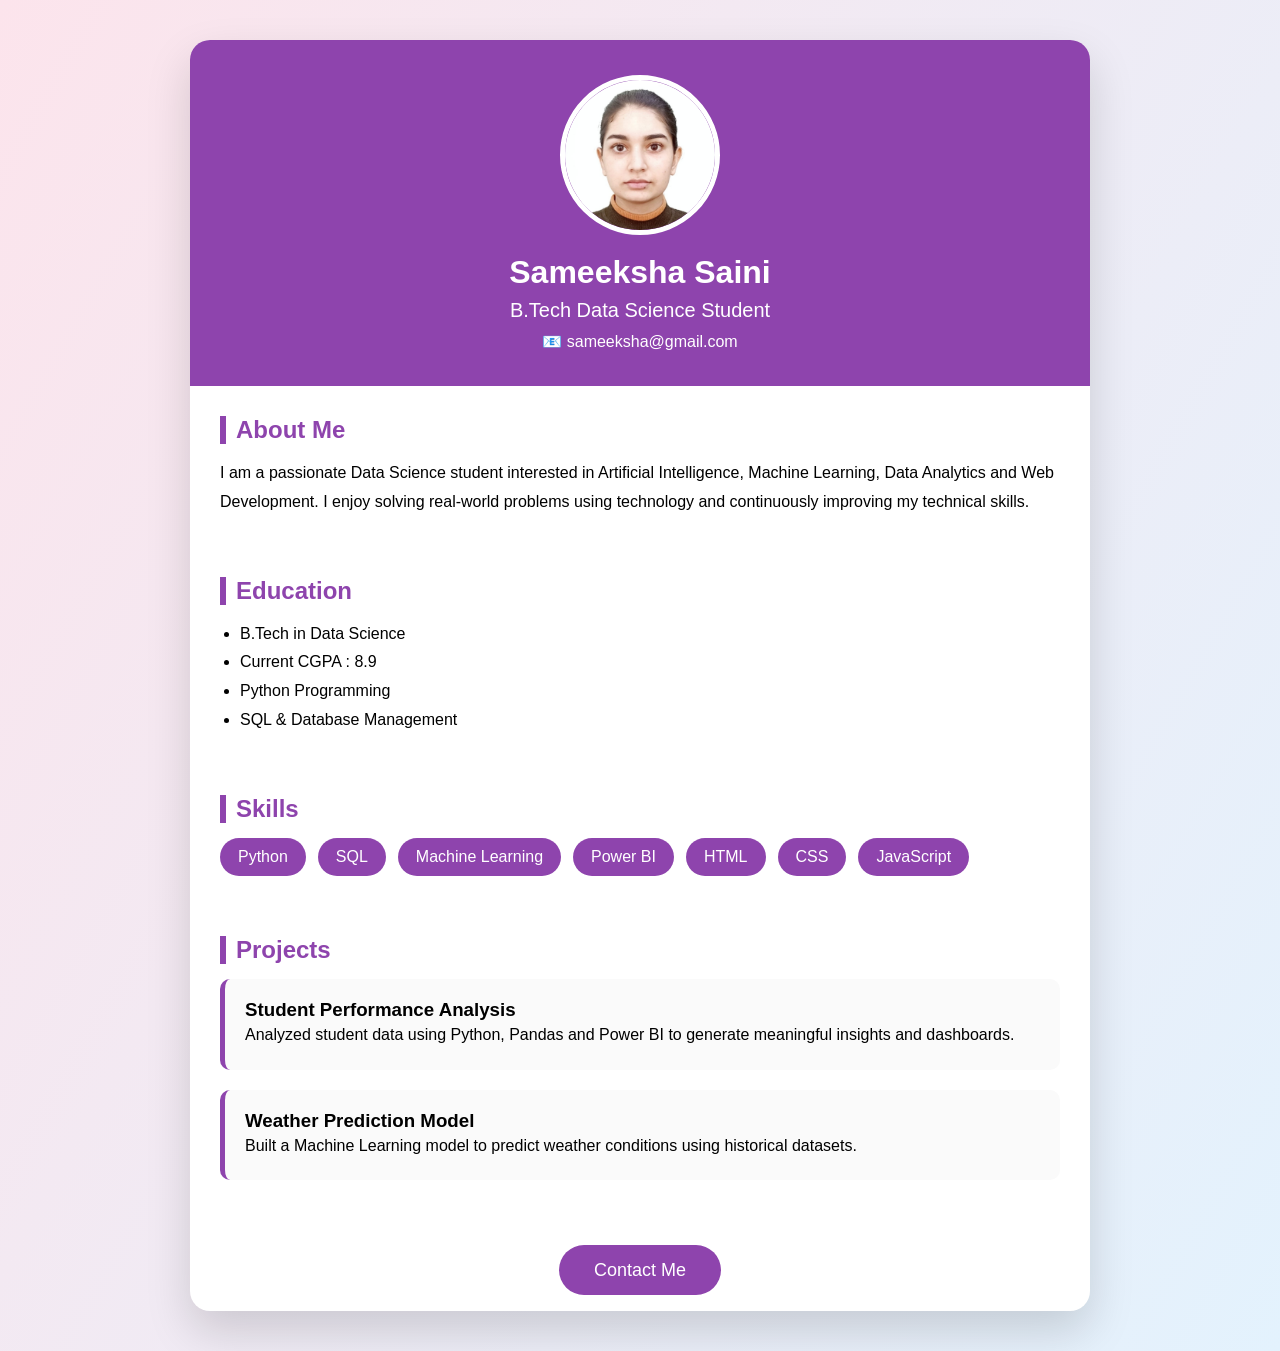
<file: 25ESKCX103/Day 1/index.html>
<!DOCTYPE html>
<html lang="en">
<head>
    <meta charset="UTF-8">
    <meta name="viewport" content="width=device-width, initial-scale=1.0">
    <title>Sameeksha Saini | Portfolio</title>
    <link rel="stylesheet" href="style.css">
</head>
<body>

<div class="portfolio">

    <div class="hero">

        <img src="sameeksha.png" alt="Sameeksha Saini">

        <h1>Sameeksha Saini</h1>

        <p class="branch">B.Tech Data Science Student</p>

        <p class="email">
            📧 sameeksha@gmail.com
        </p>

    </div>

    <section>

        <h2>About Me</h2>

        <p>
            I am a passionate Data Science student interested in Artificial
            Intelligence, Machine Learning, Data Analytics and Web Development.
            I enjoy solving real-world problems using technology and continuously
            improving my technical skills.
        </p>

    </section>

    <section>

        <h2>Education</h2>

        <ul>
            <li>B.Tech in Data Science</li>
            <li>Current CGPA : 8.9</li>
            <li>Python Programming</li>
            <li>SQL & Database Management</li>
        </ul>

    </section>

    <section>

        <h2>Skills</h2>

        <div class="skills">

            <span>Python</span>
            <span>SQL</span>
            <span>Machine Learning</span>
            <span>Power BI</span>
            <span>HTML</span>
            <span>CSS</span>
            <span>JavaScript</span>

        </div>

    </section>

    <section>

        <h2>Projects</h2>

        <div class="card">

            <h3>Student Performance Analysis</h3>

            <p>
                Analyzed student data using Python, Pandas and Power BI to
                generate meaningful insights and dashboards.
            </p>

        </div>

        <div class="card">

            <h3>Weather Prediction Model</h3>

            <p>
                Built a Machine Learning model to predict weather conditions
                using historical datasets.
            </p>

        </div>

    </section>

    <div class="button">

        <a href="contact.html">Contact Me</a>

    </div>

</div>

</body>
</html>
</file>
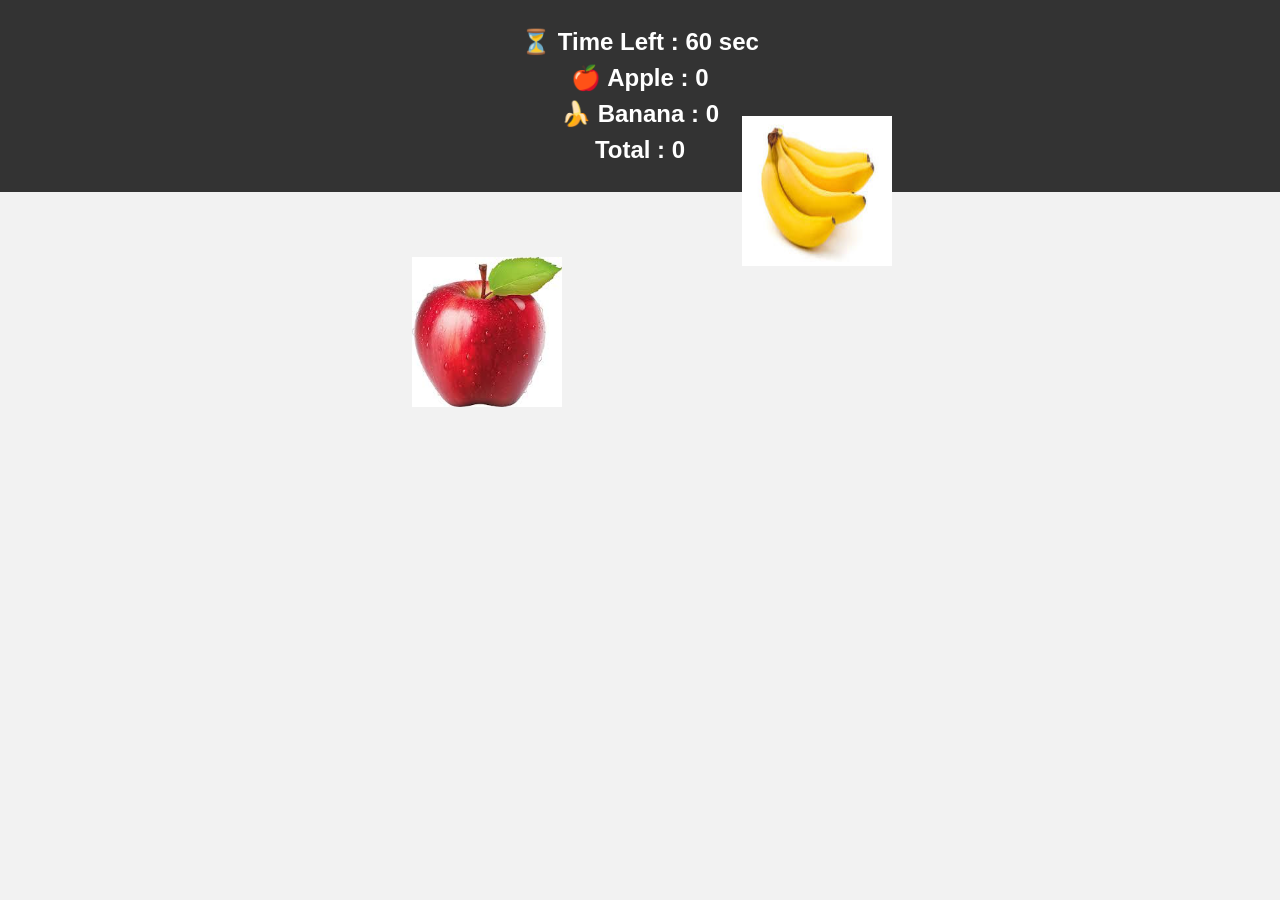
<file: 25ESKCX103/Day 4/index.html>
<!DOCTYPE html>
<html lang="en">
<head>
<meta charset="UTF-8">
<meta name="viewport" content="width=device-width, initial-scale=1.0">
<title>Apple Banana Click Game</title>
<link rel="stylesheet" href="style.css">
</head>
<body>

<div class="scoreBoard">

    <h2>⏳ Time Left :
        <span id="timer">60</span> sec
    </h2>

    <h2>🍎 Apple :
        <span id="appleScore">0</span>
    </h2>

    <h2>🍌 Banana :
        <span id="bananaScore">0</span>
    </h2>

    <h2>Total :
        <span id="totalScore">0</span>
    </h2>

</div>


<img src="apple.jpg.jpeg" id="apple" onclick="clickImage('apple',this)">

<img src="banana.jpg.jpeg" id="banana" onclick="clickImage('banana',this)">



<div id="gameOver">

    <h1>🎮 Game Over</h1>

    <h2 id="result"></h2>

    <button onclick="location.reload()">
        Restart Game
    </button>

</div>



<script>

let apple = 0;
let banana = 0;
let time = 60;
let gameRunning = true;


// Random Position Function
function randomPosition(img){

    let x = Math.random()*(window.innerWidth-170);

    let y = Math.random()*(window.innerHeight-220);

    img.style.left = x + "px";
    img.style.top = y + "px";

}


// Initial Position
randomPosition(document.getElementById("apple"));
randomPosition(document.getElementById("banana"));




// Timer

let timer = setInterval(function(){

    time--;

    document.getElementById("timer").innerText = time;

    if(time==0){

        clearInterval(timer);

        gameRunning = false;

        document.getElementById("apple").style.display="none";
        document.getElementById("banana").style.display="none";

        document.getElementById("gameOver").style.display="block";

        document.getElementById("result").innerHTML =
        "Apple Score : " + apple +
        "<br><br>" +
        "Banana Score : " + banana +
        "<br><br>" +
        "Total Score : " + (apple+banana);

    }

},1000);




// Click Function

function clickImage(type,img){

    if(!gameRunning)
        return;

    if(type=="apple"){

        apple++;

        document.getElementById("appleScore").innerText = apple;

    }

    else{

        banana++;

        document.getElementById("bananaScore").innerText = banana;

    }

    document.getElementById("totalScore").innerText = apple + banana;

    randomPosition(img);

}

</script>

</body>
</html>
</file>
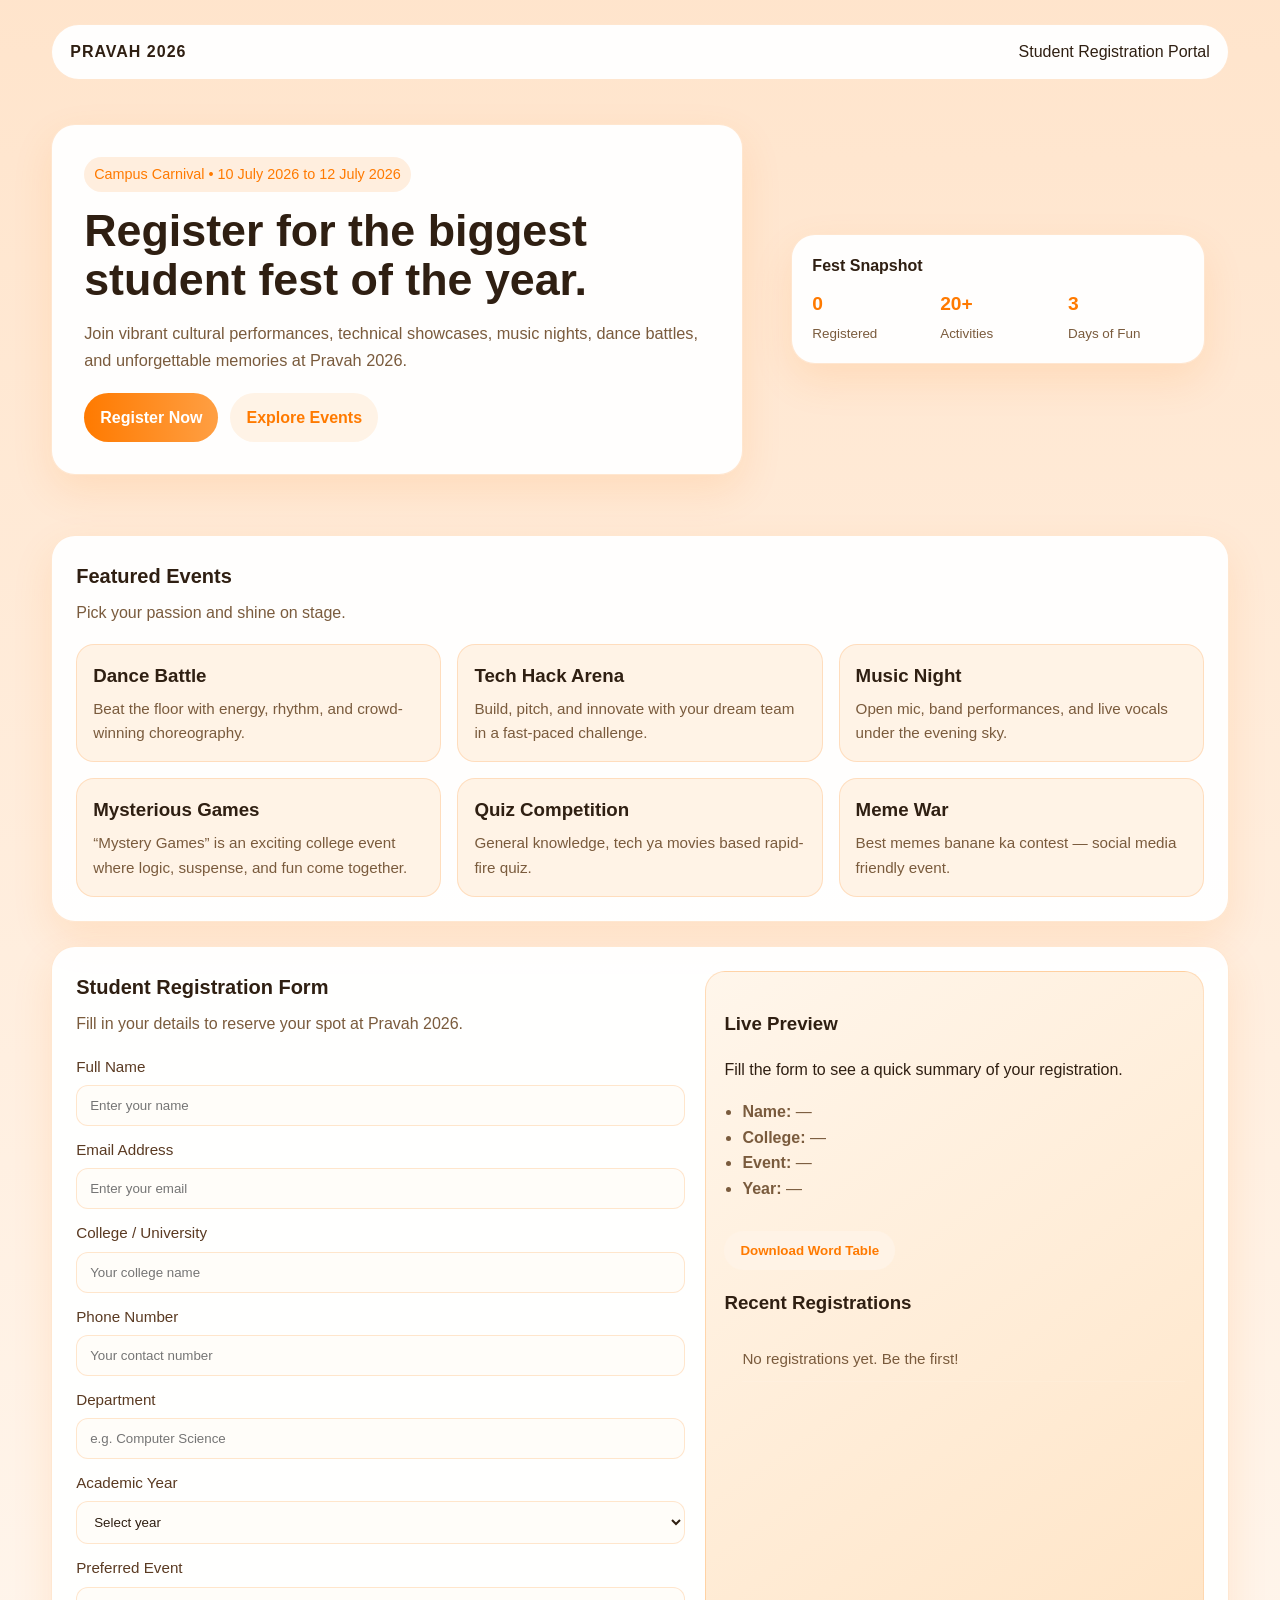
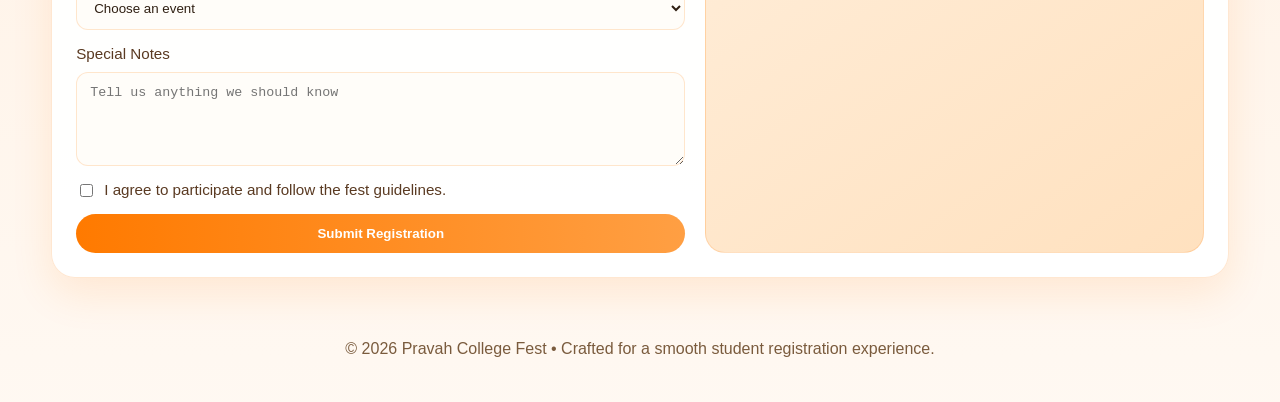
<file: 25ESKCX103/Day 5/index.html>
<!DOCTYPE html>
<html lang="en">
<head>
  <meta charset="UTF-8" />
  <meta name="viewport" content="width=device-width, initial-scale=1.0" />
  <title>Pravah 2026 | Fest Registration</title>
  <style>
    :root {
      --bg: #fff7ef;
      --panel: #ffffff;
      --card: #fff3e6;
      --text: #2f1f12;
      --muted: #7a5b3d;
      --accent: #ff7a00;
      --accent-2: #ff9f43;
      --border: rgba(255,122,0,0.18);
    }

    * { box-sizing: border-box; }
    body {
      margin: 0;
      font-family: "Segoe UI", Tahoma, Geneva, Verdana, sans-serif;
      background:
        linear-gradient(rgba(255,122,0,0.2), rgba(255,247,239,0.82)),
        url('https://images.unsplash.com/photo-1511578314322-379afb476865?auto=format&fit=crop&w=1600&q=80') center/cover no-repeat fixed;
      color: var(--text);
      line-height: 1.6;
      min-height: 100vh;
    }

    a { color: inherit; text-decoration: none; }

    .container {
      width: min(1200px, 92vw);
      margin: 0 auto;
    }

    header {
      padding: 24px 0 8px;
    }

    .nav {
      display: flex;
      justify-content: space-between;
      align-items: center;
      background: rgba(255,255,255,0.95);
      padding: 14px 18px;
      border: 1px solid var(--border);
      border-radius: 999px;
      backdrop-filter: blur(8px);
      position: sticky;
    }

    .brand { font-weight: 800; letter-spacing: 1px; }

    .hero {
      display: grid;
      grid-template-columns: 1.2fr 0.8fr;
      gap: 24px;
      padding: 36px 0 24px;
      align-items: center;
    }

    .hero-card, .panel, .stats-card {
      background: rgba(255,255,255,0.95);
      border: 1px solid var(--border);
      border-radius: 24px;
      box-shadow: 0 16px 40px rgba(255,122,0,0.12);
    }

    .hero-card {
      padding: 32px;
    }

    .eyebrow {
      display: inline-block;
      background: rgba(255,122,0,0.12);
      color: var(--accent);
      padding: 6px 10px;
      border-radius: 999px;
      font-size: 0.9rem;
      margin-bottom: 14px;
    }

    h1 {
      font-size: clamp(2rem, 3.5vw, 3.2rem);
      margin: 0 0 12px;
      line-height: 1.1;
    }

    .hero p { color: var(--muted); font-size: 1.02rem; }

    .hero-actions {
      margin-top: 20px;
      display: flex;
      gap: 12px;
      flex-wrap: wrap;
    }

    .btn {
      border: none;
      padding: 12px 16px;
      border-radius: 999px;
      font-weight: 700;
      cursor: pointer;
      transition: transform 0.2s ease, box-shadow 0.2s ease;
    }

    .btn:hover { transform: translateY(-2px); }
    .btn-primary { background: linear-gradient(90deg, var(--accent), #ff9f43); color: white; }
    .btn-secondary { background: #fff3e6; color: var(--accent); }

    .hero-side {
      padding: 24px;
      display: flex;
      flex-direction: column;
      gap: 14px;
    }

    .stats-card {
      padding: 18px 20px;
    }

    .stats-grid {
      display: grid;
      grid-template-columns: repeat(3, 1fr);
      gap: 12px;
      margin-top: 10px;
    }

    .stat strong { display: block; font-size: 1.2rem; color: var(--accent); }
    .stat span { color: var(--muted); font-size: 0.84rem; }

    main { padding: 12px 0 38px; }

    .section {
      margin-top: 24px;
      padding: 24px;
    }

    .section-title { margin: 0 0 8px; font-size: 1.25rem; }
    .section-subtitle { margin: 0 0 18px; color: var(--muted); }

    .events-grid {
      display: grid;
      grid-template-columns: repeat(3, 1fr);
      gap: 16px;
    }

    .event-card {
      background: var(--card);
      border: 1px solid var(--border);
      border-radius: 18px;
      padding: 16px;
    }

    .event-card h3 { margin: 0 0 6px; }
    .event-card p { margin: 0; color: var(--muted); font-size: 0.95rem; }

    .form-grid {
      display: grid;
      grid-template-columns: 1.1fr 0.9fr;
      gap: 20px;
    }

    form { display: grid; gap: 12px; }
    .field { display: flex; flex-direction: column; gap: 6px; }

    label { font-size: 0.95rem; color: #5a3a22; }
    input, select, textarea {
      width: 100%;
      padding: 12px 13px;
      border-radius: 12px;
      border: 1px solid var(--border);
      background: #fffdf9;
      color: var(--text);
      outline: none;
    }

    textarea { resize: vertical; min-height: 94px; }

    .inline { display: flex; align-items: center; gap: 8px; color: var(--muted); }
    .inline input { width: auto; }

    .message {
      padding: 12px 14px;
      border-radius: 12px;
      display: none;
      margin-top: 4px;
    }

    .message.success { background: rgba(255,122,0,0.12); color: #8a3d00; border: 1px solid rgba(255,122,0,0.25); }
    .message.error { background: rgba(255, 122, 0, 0.16); color: #a34a00; border: 1px solid rgba(255, 122, 0, 0.25); }

    .preview {
      background: linear-gradient(145deg, #fff6eb, #ffe1bf);
      border: 1px solid var(--border);
      border-radius: 20px;
      padding: 18px;
      min-height: 100%;
    }

    .preview ul { padding-left: 18px; color: var(--muted); }
    .mini-list { list-style: none; padding: 0; margin: 10px 0 0; }
    .mini-list li {
      padding: 10px 0;
      border-bottom: 1px solid rgba(255,255,255,0.08);
      color: var(--muted);
      font-size: 0.95rem;
    }

    footer {
      padding: 20px 0 40px;
      color: var(--muted);
      text-align: center;
    }

    @media (max-width: 900px) {
      .hero, .form-grid, .events-grid { grid-template-columns: 1fr; }
      .hero-side { order: -1; }
    }

    @media (max-width: 600px) {
      .nav { border-radius: 18px; flex-direction: column; gap: 8px; }
      .stats-grid { grid-template-columns: 1fr; }
      .hero-card, .section { padding: 18px; }
    }
  </style>
</head>
<body>
  <header class="container">
    <nav class="nav">
      <div class="brand">PRAVAH 2026</div>
      <div>Student Registration Portal</div>
    </nav>
  </header>

  <section class="container hero">
    <div class="hero-card">
      <span class="eyebrow">Campus Carnival • 10 July 2026 to 12 July 2026</span>
      <h1>Register for the biggest student fest of the year.</h1>
      <p>Join vibrant cultural performances, technical showcases, music nights, dance battles, and unforgettable memories at Pravah 2026.</p>
      <div class="hero-actions">
        <a href="#register" class="btn btn-primary">Register Now</a>
        <a href="#events" class="btn btn-secondary">Explore Events</a>
      </div>
    </div>

    <div class="hero-side">
      <div class="stats-card">
        <strong>Fest Snapshot</strong>
        <div class="stats-grid">
          <div class="stat"><strong id="count-registered">0</strong><span>Registered</span></div>
          <div class="stat"><strong>20+</strong><span>Activities</span></div>
          <div class="stat"><strong>3</strong><span>Days of Fun</span></div>
        </div>
      </div>
    </div>
  </section>

  <main class="container">
    <section id="events" class="panel section">
      <h2 class="section-title">Featured Events</h2>
      <p class="section-subtitle">Pick your passion and shine on stage.</p>
      <div class="events-grid">
        <div class="event-card">
          <h3>Dance Battle</h3>
          <p>Beat the floor with energy, rhythm, and crowd-winning choreography.</p>
        </div>
        <div class="event-card">
          <h3>Tech Hack Arena</h3>
          <p>Build, pitch, and innovate with your dream team in a fast-paced challenge.</p>
        </div>
        <div class="event-card">
          <h3>Music Night</h3>
          <p>Open mic, band performances, and live vocals under the evening sky.</p>
        </div>
        <div class="event-card">
          <h3>Mysterious Games</h3>
          <p>“Mystery Games” is an exciting college event where logic, suspense, and fun come together.</p>
        </div>
        <div class="event-card">
          <h3>Quiz Competition</h3>
          <p>General knowledge, tech ya movies based rapid-fire quiz.</p>
        </div>
        <div class="event-card">
          <h3>Meme War</h3>
          <p>Best memes banane ka contest — social media friendly event.</p>
        </div>
      </div>
    </section>

    <section id="register" class="panel section">
      <div class="form-grid">
        <div>
          <h2 class="section-title">Student Registration Form</h2>
          <p class="section-subtitle">Fill in your details to reserve your spot at Pravah 2026.</p>
          <form id="registrationForm">
            <div class="field">
              <label for="name">Full Name</label>
              <input id="name" name="name" placeholder="Enter your name" required />
            </div>
            <div class="field">
              <label for="email">Email Address</label>
              <input id="email" name="email" type="email" placeholder="Enter your email" required />
            </div>
            <div class="field">
              <label for="college">College / University</label>
              <input id="college" name="college" placeholder="Your college name" required />
            </div>
            <div class="field">
              <label for="phone">Phone Number</label>
              <input id="phone" name="phone" placeholder="Your contact number" required />
            </div>
            <div class="field">
              <label for="department">Department</label>
              <input id="department" name="department" placeholder="e.g. Computer Science" required />
            </div>
            <div class="field">
              <label for="year">Academic Year</label>
              <select id="year" name="year" required>
                <option value="">Select year</option>
                <option>1st Year</option>
                <option>2nd Year</option>
                <option>3rd Year</option>
                <option>4th Year</option>
                <option>PG</option>
              </select>
            </div>
            <div class="field">
              <label for="event">Preferred Event</label>
              <select id="event" name="event" required>
                <option value="">Choose an event</option>
                <option>Dance Battle</option>
                <option>Tech Hack Arena</option>
                <option>Music Night</option>
                <option>Debate Showdown</option>
                <option>Gaming Arena</option>
                <option>Mysterious Games</option>
                <option>Quiz Competition</option>
                <option>Meme War</option>
              </select>
            </div>
            <div class="field">
              <label for="notes">Special Notes</label>
              <textarea id="notes" name="notes" placeholder="Tell us anything we should know"></textarea>
            </div>
            <div class="inline">
              <input id="agree" name="agree" type="checkbox" required />
              <label for="agree">I agree to participate and follow the fest guidelines.</label>
            </div>
            <button type="submit" class="btn btn-primary">Submit Registration</button>
            <div id="message" class="message"></div>
          </form>
        </div>

        <aside class="preview">
          <h3>Live Preview</h3>
          <p id="previewText">Fill the form to see a quick summary of your registration.</p>
          <ul>
            <li><strong>Name:</strong> <span id="previewName">—</span></li>
            <li><strong>College:</strong> <span id="previewCollege">—</span></li>
            <li><strong>Event:</strong> <span id="previewEvent">—</span></li>
            <li><strong>Year:</strong> <span id="previewYear">—</span></li>
          </ul>
          <button type="button" id="downloadWordBtn" class="btn btn-secondary" style="margin-top: 14px;">Download Word Table</button>
          <h3 style="margin-top: 18px;">Recent Registrations</h3>
          <ul id="registrationsList" class="mini-list"></ul>
        </aside>
      </div>
    </section>
  </main>

  <footer class="container">
    © 2026 Pravah College Fest • Crafted for a smooth student registration experience.
  </footer>

  <script src="https://code.jquery.com/jquery-3.7.1.min.js"></script>
  <script>
    $(function () {
      const storageKey = 'pravah2026Registrations';
      let registrations = JSON.parse(localStorage.getItem(storageKey) || '[]');

      function renderRegistrations() {
        $('#count-registered').text(registrations.length);
        const list = $('#registrationsList');
        list.empty();

        if (!registrations.length) {
          list.append('<li>No registrations yet. Be the first!</li>');
          return;
        }

        registrations.slice(-5).reverse().each(function (_, student) {
          list.append(`<li>${student.name} • ${student.event}</li>`);
        });
      }

      function updatePreview() {
        $('#previewName').text($('#name').val() || '—');
        $('#previewCollege').text($('#college').val() || '—');
        $('#previewEvent').text($('#event').val() || '—');
        $('#previewYear').text($('#year').val() || '—');
        $('#previewText').text($('#name').val() ? `Ready to join ${$('#event').val() || 'your chosen event'}!` : 'Fill the form to see a quick summary of your registration.');
      }

      function exportToWord() {
        const rows = registrations.map((student, index) => `
          <tr>
            <td>${index + 1}</td>
            <td>${student.name}</td>
            <td>${student.email}</td>
            <td>${student.college}</td>
            <td>${student.phone}</td>
            <td>${student.department}</td>
            <td>${student.year}</td>
            <td>${student.event}</td>
          </tr>`).join('');

        const content = `
          <!DOCTYPE html>
          <html>
            <head>
              <meta charset="utf-8" />
              <title>Pravah 2026 Registration Report</title>
              <style>
                body { font-family: Arial, sans-serif; }
                table { border-collapse: collapse; width: 100%; }
                th, td { border: 1px solid #000; padding: 6px; text-align: left; }
                th { background: #f2f2f2; }
              </style>
            </head>
            <body>
              <h2>Pravah 2026 Registration Report</h2>
              <table>
                <tr>
                  <th>S. No.</th>
                  <th>Name</th>
                  <th>Email</th>
                  <th>College</th>
                  <th>Phone</th>
                  <th>Department</th>
                  <th>Year</th>
                  <th>Event</th>
                </tr>
                ${rows}
              </table>
            </body>
          </html>`;

        const blob = new Blob(['\ufeff', content], { type: 'application/msword' });
        const url = URL.createObjectURL(blob);
        const link = document.createElement('a');
        link.href = url;
        link.download = 'pravah_2026_registrations.doc';
        link.click();
        URL.revokeObjectURL(url);
      }

      $('#registrationForm input, #registrationForm select, #registrationForm textarea').on('input change', updatePreview);
      $('#downloadWordBtn').on('click', exportToWord);

      $('#registrationForm').on('submit', function (e) {
        e.preventDefault();

        const name = $('#name').val().trim();
        const email = $('#email').val().trim();
        const college = $('#college').val().trim();
        const phone = $('#phone').val().trim();
        const department = $('#department').val().trim();
        const year = $('#year').val();
        const event = $('#event').val();
        const agree = $('#agree').is(':checked');

        if (!name || !email || !college || !phone || !department || !year || !event || !agree) {
          $('#message').removeClass('success').addClass('error').text('Please complete all required fields and accept the guidelines.').fadeIn();
          return;
        }

        const student = { name, email, college, phone, department, year, event };
        registrations.push(student);
        localStorage.setItem(storageKey, JSON.stringify(registrations));
        renderRegistrations();
        exportToWord();

        $('#registrationForm')[0].reset();
        updatePreview();
        $('#message').removeClass('error').addClass('success').text(`Registration successful, ${name}! Your spot for ${event} is confirmed.`).fadeIn();
      });

      renderRegistrations();
      updatePreview();
    });
  </script>
</body>
</html>
</file>
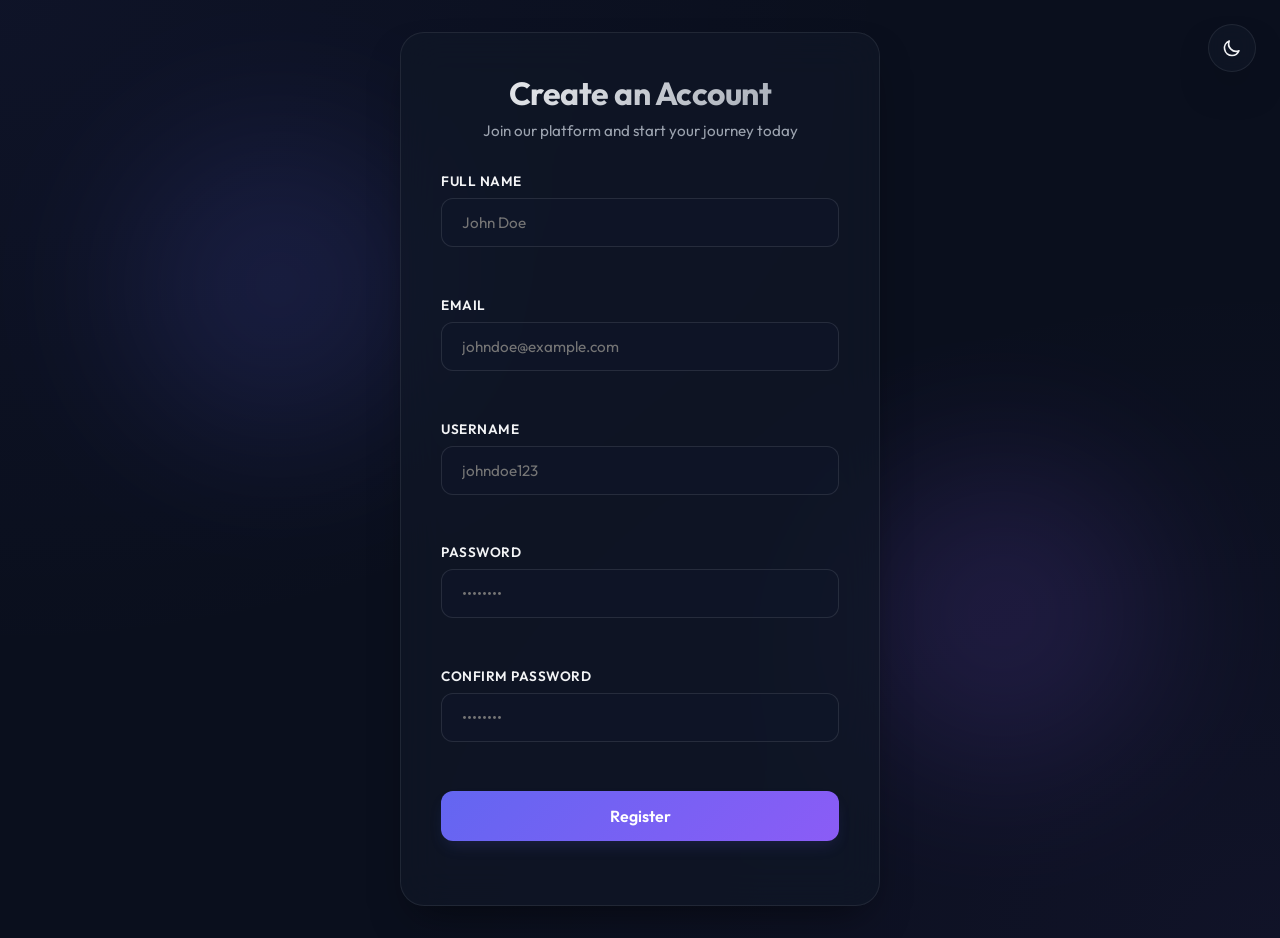
<file: 25ESKCX103/Day 9/RegistrationForm/index.html>
<!DOCTYPE html>
<html lang="en" data-theme="dark">
<head>
    <meta charset="UTF-8">
    <meta name="viewport" content="width=device-width, initial-scale=1.0">
    <title>Create an Account | Registration Form</title>
    <!-- Premium Google Fonts -->
    <link rel="preconnect" href="https://fonts.googleapis.com">
    <link rel="preconnect" href="https://fonts.gstatic.com" crossorigin>
    <link href="https://fonts.googleapis.com/css2?family=Outfit:wght@300;400;500;600;700&display=swap" rel="stylesheet">
    <link rel="stylesheet" href="style.css">
</head>
<body>

<!-- Theme Selector -->
<button class="theme-toggle" id="themeToggle" aria-label="Toggle Theme">
    <svg class="sun-icon" xmlns="http://www.w3.org/2000/svg" fill="none" viewBox="0 0 24 24" stroke="currentColor">
        <path stroke-linecap="round" stroke-linejoin="round" stroke-width="2" d="M12 3v1m0 16v1m9-9h-1M4 12H3m15.364-6.364l-.707.707M6.343 17.657l-.707.707m0-12.728l.707.707m12.728 12.728l.707.707M12 8a4 4 0 100 8 4 4 0 000-8z" />
    </svg>
    <svg class="moon-icon" xmlns="http://www.w3.org/2000/svg" fill="none" viewBox="0 0 24 24" stroke="currentColor">
        <path stroke-linecap="round" stroke-linejoin="round" stroke-width="2" d="M20.354 15.354A9 9 0 018.646 3.646 9.003 9.003 0 0012 21a9.003 9.003 0 008.354-5.646z" />
    </svg>
</button>

<div class="container">
    <div class="form-card">
        <div class="form-header">
            <h2>Create an Account</h2>
            <p class="subtitle">Join our platform and start your journey today</p>
        </div>

        <form id="registerForm" action="register.php" method="POST" novalidate>

            <div class="form-group">
                <label for="fullname">Full Name</label>
                <div class="input-wrapper">
                    <input type="text" id="fullname" name="fullname" placeholder="John Doe">
                </div>
                <span class="error" id="fullnameError"></span>
            </div>

            <div class="form-group">
                <label for="email">Email</label>
                <div class="input-wrapper">
                    <input type="email" id="email" name="email" placeholder="johndoe@example.com">
                </div>
                <span class="error" id="emailError"></span>
            </div>

            <div class="form-group">
                <label for="username">Username</label>
                <div class="input-wrapper">
                    <input type="text" id="username" name="username" placeholder="johndoe123">
                </div>
                <span class="error" id="usernameError"></span>
            </div>

            <div class="form-group">
                <label for="password">Password</label>
                <div class="input-wrapper">
                    <input type="password" id="password" name="password" placeholder="••••••••">
                </div>
                <!-- Password Strength Meter -->
                <div class="password-strength-container">
                    <div class="strength-bar"><div class="strength-bar-fill" id="strengthBarFill"></div></div>
                    <span class="strength-text" id="strengthText">Weak</span>
                </div>
                <span class="error" id="passwordError"></span>
            </div>

            <div class="form-group">
                <label for="confirmPassword">Confirm Password</label>
                <div class="input-wrapper">
                    <input type="password" id="confirmPassword" name="confirmPassword" placeholder="••••••••">
                </div>
                <span class="error" id="confirmPasswordError"></span>
            </div>

            <div class="form-group">
                <button type="submit" id="submitBtn">
                    <span class="btn-text">Register</span>
                    <span class="btn-spinner"></span>
                </button>
            </div>

            <p id="formMessage"></p>

        </form>
    </div>
</div>

<script src="script.js"></script>
</body>
</html>
</file>
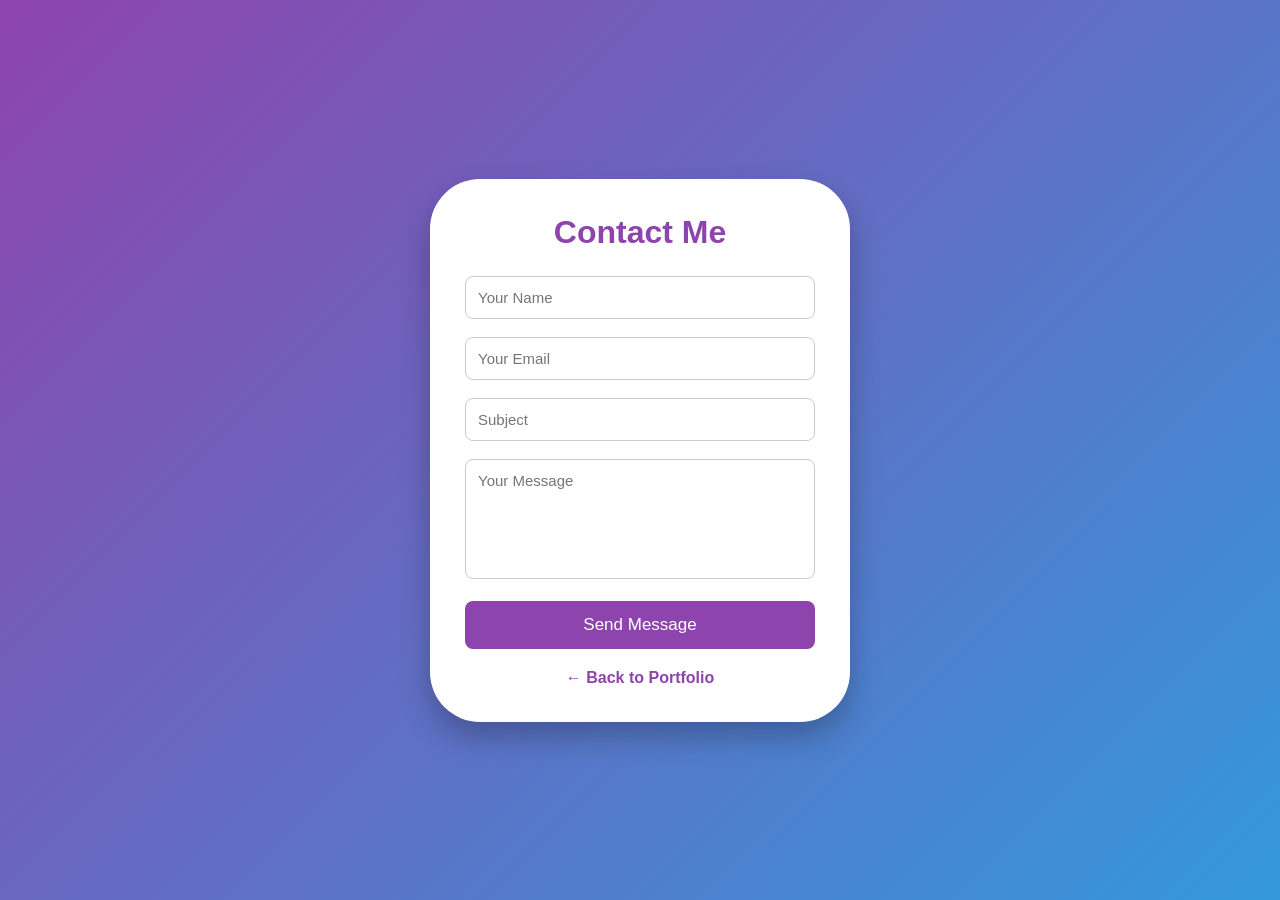
<file: 25ESKCX103/Day 1/contact.html>
<!DOCTYPE html>
<html lang="en">
<head>
<meta charset="UTF-8">
<meta name="viewport" content="width=device-width, initial-scale=1.0">

<title>Contact Sameeksha</title>

<style>

*{
margin:0;
padding:0;
box-sizing:border-box;
font-family:Arial,Helvetica,sans-serif;
}

body{

height:100vh;
display:flex;
justify-content:center;
align-items:center;
background:linear-gradient(135deg,#8e44ad,#3498db);

}

.container{

background:white;
width:420px;
padding:35px;
border-radius:50px;
box-shadow:0 15px 30px rgba(0,0,0,.25);

}

h1{

text-align:center;
margin-bottom:25px;
color:#8e44ad;

}

input,
textarea{

width:100%;
padding:12px;
margin-bottom:18px;
border:1px solid #ccc;
border-radius:8px;
font-size:15px;

}

textarea{

resize:none;
height:120px;

}

button{

width:100%;
padding:14px;
background:#8e44ad;
border:none;
color:white;
font-size:17px;
border-radius:8px;
cursor:pointer;

}

button:hover{

background:#6d2b8d;

}

.back{

display:block;
margin-top:20px;
text-align:center;
text-decoration:none;
color:#8e44ad;
font-weight:bold;

}

</style>

</head>

<body>

<div class="container">

<h1>Contact Me</h1>

<form>

<input type="text" placeholder="Your Name" required>

<input type="email" placeholder="Your Email" required>

<input type="text" placeholder="Subject">

<textarea placeholder="Your Message"></textarea>

<button type="submit">Send Message</button>

</form>

<a href="index.html" class="back">← Back to Portfolio</a>

</div>

</body>
</html>
</file>
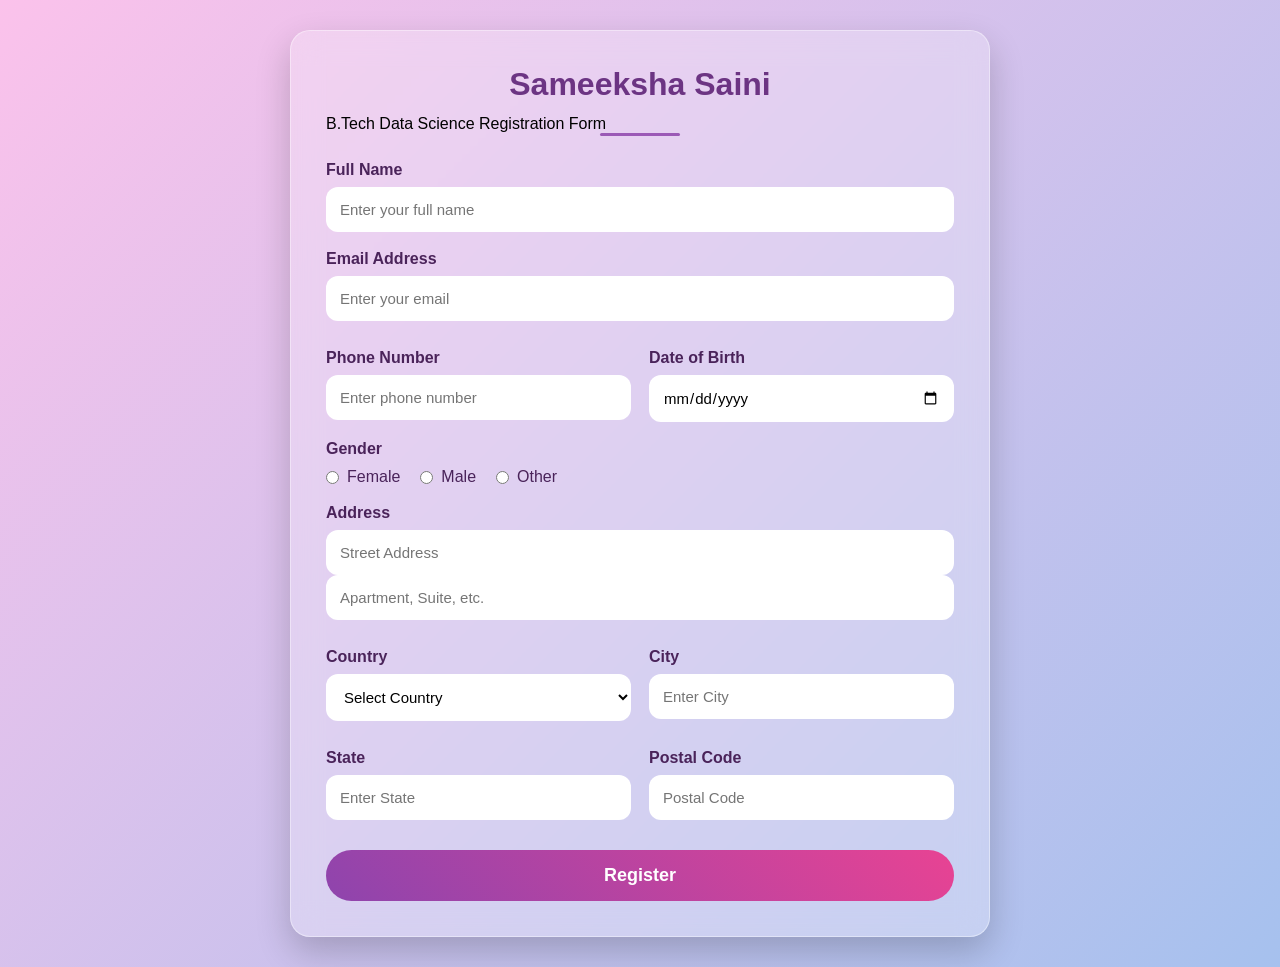
<file: 25ESKCX103/Day 2/form.html>
<!DOCTYPE html>
<html lang="en">
<head>
    <meta charset="UTF-8">
    <meta name="viewport" content="width=device-width, initial-scale=1.0">
    <title>Sameeksha Saini | Registration Form</title>
    <link rel="stylesheet" href="form.css">
</head>

<body>

<div class="container">

    <form class="form">

        <h1>Sameeksha Saini</h1>
        <p class="subtitle">B.Tech Data Science Registration Form</p>
        <hr>

        <label for="name">Full Name</label>
        <input
            type="text"
            id="name"
            placeholder="Enter your full name"
            required>

        <label for="email">Email Address</label>
        <input
            type="email"
            id="email"
            placeholder="Enter your email"
            required>

        <div class="row">

            <div class="col">

                <label for="phone">Phone Number</label>

                <input
                    type="tel"
                    id="phone"
                    placeholder="Enter phone number"
                    required>

            </div>

            <div class="col">

                <label for="dob">Date of Birth</label>

                <input
                    type="date"
                    id="dob">

            </div>

        </div>

        <label>Gender</label>

        <div class="gender">

            <label>
                <input type="radio" name="gender">
                Female
            </label>

            <label>
                <input type="radio" name="gender">
                Male
            </label>

            <label>
                <input type="radio" name="gender">
                Other
            </label>

        </div>

        <label for="address">Address</label>

        <input
            type="text"
            id="address"
            placeholder="Street Address">

        <input
            type="text"
            placeholder="Apartment, Suite, etc.">

        <div class="row">

            <div class="col">

                <label>Country</label>

                <select>

                    <option>Select Country</option>
                    <option>India</option>
                    <option>USA</option>
                    <option>Canada</option>
                    <option>Australia</option>

                </select>

            </div>

            <div class="col">

                <label>City</label>

                <input
                    type="text"
                    placeholder="Enter City">

            </div>

        </div>

        <div class="row">

            <div class="col">

                <label>State</label>

                <input
                    type="text"
                    placeholder="Enter State">

            </div>

            <div class="col">

                <label>Postal Code</label>

                <input
                    type="text"
                    placeholder="Postal Code">

            </div>

        </div>

        <button type="submit">Register</button>

    </form>

</div>

</body>
</html>
</file>
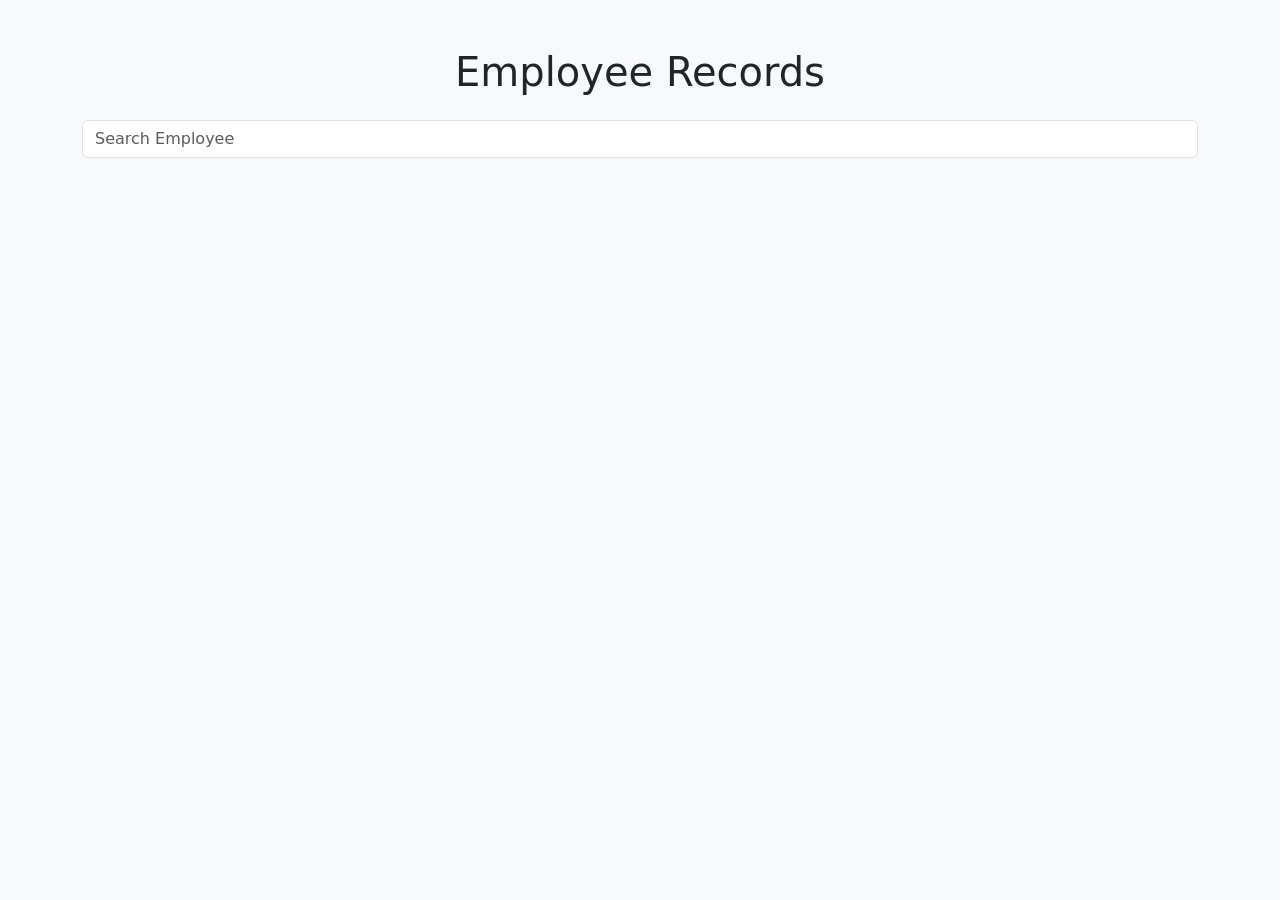
<file: 25ESKCX103/Day 6/fetch.html>
<!DOCTYPE html>
<html lang="en">
<head>
    <meta charset="UTF-8">
    <meta name="viewport" content="width=device-width, initial-scale=1.0">
    <title>Employee Records</title>

    <!-- jQuery -->
    <script src="https://code.jquery.com/jquery-3.7.1.min.js"></script>

    <!-- Bootstrap -->
    <link href="https://cdn.jsdelivr.net/npm/bootstrap@5.3.8/dist/css/bootstrap.min.css" rel="stylesheet">
</head>

<body class="bg-light">

<div class="container py-5">

    <h1 class="text-center mb-4">Employee Records</h1>

    <input
        type="text"
        id="search"
        class="form-control mb-4"
        placeholder="Search Employee">

    <div id="container" class="row g-4"></div>

</div>

<script>

fetch("https://jsonplaceholder.typicode.com/users")
.then(res => {
   if(!res.ok){
    throw new Error("Failed to Fetch Data");
}
return res.json();
}
)
.then(users => {

    let html = "";

    users.forEach(user => {

        html += `
        <div class="col-md-4 card-item">

            <div class="card shadow">

                <div class="card-body text-center">

                    <img
                        src="https://i.pravatar.cc/150?img=${user.id}"
                        class="rounded-circle mb-3"
                        width="120"
                        height="120">

                    <h4>${user.name}</h4>

                    <button class="btn btn-primary btn-sm mt-2 showBtn">
                        Show Details
                    </button>

                    <div class="details mt-3 text-start" style="display:none;">

                        <p><strong>Username:</strong> ${user.username}</p>

                        <p><strong>Email:</strong> ${user.email}</p>

                        <p><strong>Phone:</strong> ${user.phone}</p>

                        <p><strong>Website:</strong> ${user.website}</p>

                        <p><strong>Company:</strong> ${user.company.name}</p>

                        <p><strong>City:</strong> ${user.address.city}</p>

                    </div>

                </div>

            </div>

        </div>
        `;

    });

    $("#container").html(html);

});


// Show / Hide Details
$(document).on("click", ".showBtn", function () {

    $(this).next(".details").slideToggle();

});


// Search
$("#search").keyup(function () {

    let val = $(this).val().toLowerCase();

    $(".card-item").each(function () {

        let name = $(this).find("h4").text().toLowerCase();

        if (name.includes(val)) {
            $(this).show();
        }
        else {
            $(this).hide();
        }

    });

});

</script>

</body>
</html>
</file>
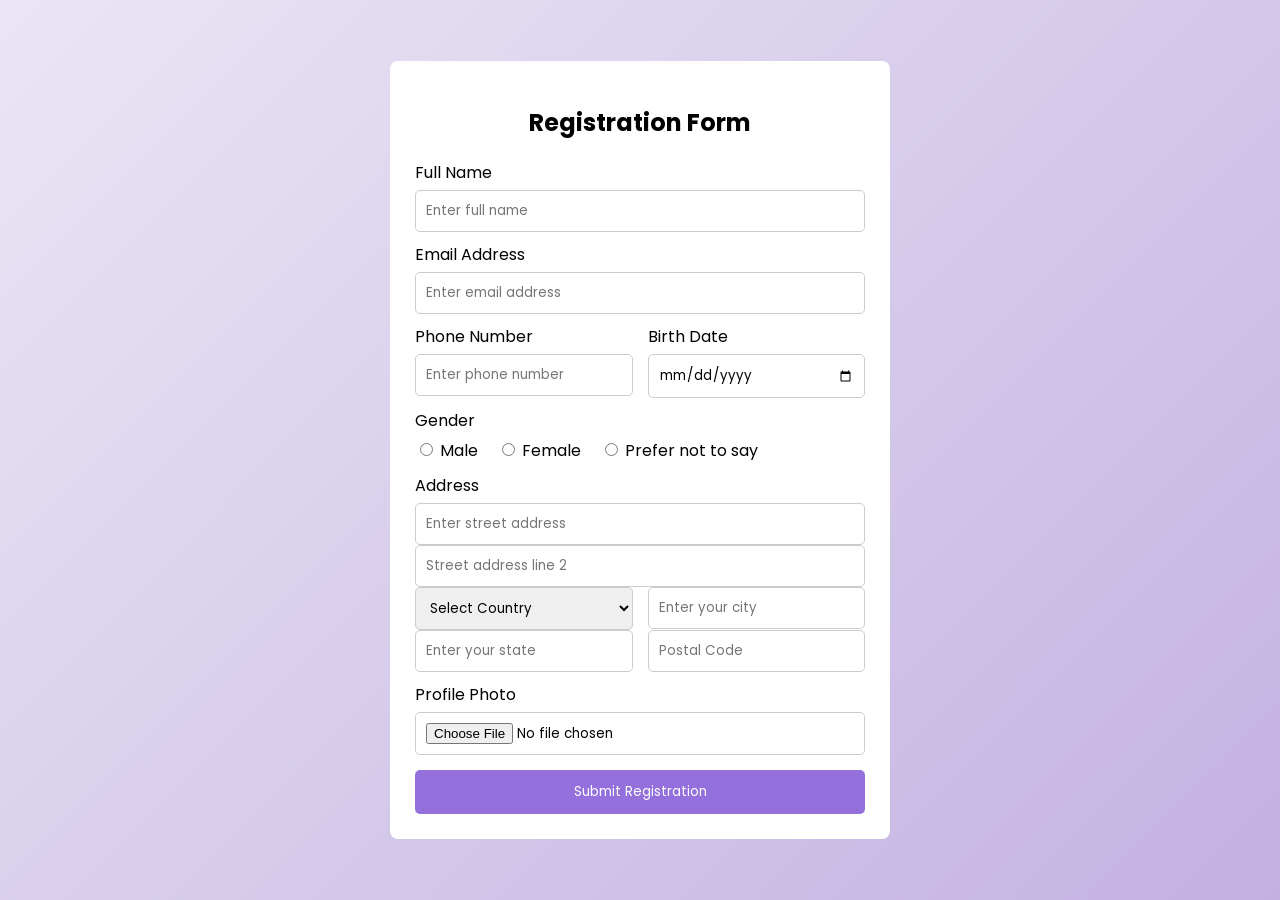
<file: 25ESKCX103/Day 8/form.html>
<!DOCTYPE html>
<html lang="en">
<head>
    <meta charset="UTF-8">
    <meta name="viewport" content="width=device-width, initial-scale=1.0">
    <title>Registration Form</title>
    <link rel="stylesheet" href="style.css">
</head>
<body>

<div class="form-container">

    <h2>Registration Form</h2>

    <form action="registration.php" method="post" enctype="multipart/form-data" class="form">

        <div class="form-group">
            <label for="name">Full Name</label>
            <input type="text" id="name" name="name" placeholder="Enter full name" required>
        </div>

        <div class="form-group">
            <label for="email">Email Address</label>
            <input type="email" id="email" name="email" placeholder="Enter email address" required>
        </div>

        <div class="form-row">

            <div class="form-group half-width">
                <label for="phone">Phone Number</label>
                <input type="tel" id="phone" name="phone" placeholder="Enter phone number" required>
            </div>

            <div class="form-group half-width">
                <label for="dob">Birth Date</label>
                <input type="date" id="dob" name="dob" required>
            </div>

        </div>

        <div class="form-group">

            <label>Gender</label>

            <div class="radio-options">

                <label>
                    <input type="radio" name="gender" value="male" required>
                    Male
                </label>

                <label>
                    <input type="radio" name="gender" value="female">
                    Female
                </label>

                <label>
                    <input type="radio" name="gender" value="prefer-not-to-say">
                    Prefer not to say
                </label>

            </div>

        </div>

        <div class="form-group">

            <label>Address</label>

            <input type="text" name="street1" placeholder="Enter street address" required>

            <input type="text" name="street2" placeholder="Street address line 2" class="mt-10">

            <div class="form-row mt-10">

                <div class="form-group half-width">

                    <select name="country" required>
                        <option value="">Select Country</option>
                        <option>India</option>
                        <option>USA</option>
                        <option>UK</option>
                        <option>Canada</option>
                    </select>

                </div>

                <div class="form-group half-width">

                    <input type="text" name="city" placeholder="Enter your city" required>

                </div>

            </div>

            <div class="form-row mt-10">

                <div class="form-group half-width">

                    <input type="text" name="region" placeholder="Enter your state" required>

                </div>

                <div class="form-group half-width">

                    <input type="text" name="postal" placeholder="Postal Code" required>

                </div>

            </div>

        </div>

        <div class="form-group">

            <label>Profile Photo</label>

            <input type="file" name="myfile" accept="image/*" required>

        </div>

        <button type="submit">Submit Registration</button>

    </form>

</div>

</body>
</html>
</file>
<file: 25ESKCX103/Day 1/style.css>
*{
    margin:0;
    padding:0;
    box-sizing:border-box;
    font-family:'Poppins',sans-serif;
}

body{

    background:linear-gradient(120deg,#fce4ec,#e3f2fd);
    display:flex;
    justify-content:center;
    padding:40px;

}

.portfolio{

    width:900px;
    background:white;
    border-radius:20px;
    overflow:hidden;
    box-shadow:0 20px 45px rgba(0,0,0,.15);

}

.hero{

    background:#8e44ad;
    color:white;
    text-align:center;
    padding:35px;

}

.hero img{

    width:160px;
    height:160px;
    border-radius:50%;
    object-fit:cover;
    border:5px solid white;
    margin-bottom:15px;

}

.branch{

    font-size:20px;
    margin-top:8px;

}

.email{

    margin-top:10px;

}

section{

    padding:30px;

}

section h2{

    color:#8e44ad;
    margin-bottom:15px;
    border-left:6px solid #8e44ad;
    padding-left:10px;

}

section p,
section li{

    line-height:1.8;

}

ul{

    padding-left:20px;

}

.skills{

    display:flex;
    flex-wrap:wrap;
    gap:12px;

}

.skills span{

    background:#8e44ad;
    color:white;
    padding:10px 18px;
    border-radius:30px;

}

.card{

    background:#fafafa;
    padding:20px;
    border-left:5px solid #8e44ad;
    margin-bottom:20px;
    border-radius:10px;

}

.button{

    text-align:center;
    padding:30px;

}

.button a{

    text-decoration:none;
    background:#8e44ad;
    color:white;
    padding:15px 35px;
    border-radius:30px;
    font-size:18px;
    transition:.3s;

}

.button a:hover{

    background:#6d2b8d;

}
</file>
<file: 25ESKCX103/Day 4/style.css>
*{
    margin:0;
    padding:0;
    box-sizing:border-box;
}

body{
    font-family:Arial, sans-serif;
    height:100vh;
    overflow:hidden;
    position:relative;
    background:#f2f2f2;
}

.scoreBoard{
    text-align:center;
    padding:20px;
    background:#333;
    color:white;
}

.scoreBoard h2{
    margin:8px;
}

img{
    position:absolute;
    width:150px;
    height:150px;
    cursor:pointer;
}

#gameOver{
    display:none;
    position:absolute;
    top:50%;
    left:50%;
    transform:translate(-50%,-50%);
    background:white;
    border:2px solid black;
    padding:20px;
    text-align:center;
    border-radius:10px;
}

button{
    margin-top:15px;
    padding:10px 20px;
    cursor:pointer;
}
</file>
<file: 25ESKCX103/Day 9/RegistrationForm/style.css>
/* Style Sheet for Registration Form */

:root {
    --font-primary: 'Outfit', sans-serif;

    /* Theme colors - default Dark Mode */
    --bg-primary: #0a0f1d;
    --bg-secondary: rgba(17, 24, 39, 0.7);
    --card-border: rgba(255, 255, 255, 0.08);
    --text-primary: #f3f4f6;
    --text-secondary: #9ca3af;
    
    --primary-accent: #6366f1; /* Indigo */
    --primary-accent-hover: #4f46e5;
    --primary-glow: rgba(99, 102, 241, 0.15);
    
    --error-color: #ef4444;
    --error-bg: rgba(239, 68, 68, 0.1);
    --success-color: #10b981;
    --success-bg: rgba(16, 185, 129, 0.1);
    
    --input-bg: rgba(15, 23, 42, 0.6);
    --input-border: rgba(255, 255, 255, 0.1);
    --input-focus-border: #6366f1;
    --input-text: #f3f4f6;
    
    --shadow-premium: 0 20px 40px -15px rgba(0, 0, 0, 0.5);
    --transition-smooth: all 0.3s cubic-bezier(0.4, 0, 0.2, 1);
}

[data-theme="light"] {
    --bg-primary: #f3f4f6;
    --bg-secondary: rgba(255, 255, 255, 0.85);
    --card-border: rgba(0, 0, 0, 0.06);
    --text-primary: #1f2937;
    --text-secondary: #6b7280;
    
    --primary-accent: #4f46e5;
    --primary-accent-hover: #4338ca;
    --primary-glow: rgba(79, 70, 229, 0.1);
    
    --error-color: #dc2626;
    --error-bg: rgba(220, 38, 38, 0.05);
    --success-color: #059669;
    --success-bg: rgba(5, 150, 105, 0.05);
    
    --input-bg: #ffffff;
    --input-border: #d1d5db;
    --input-focus-border: #4f46e5;
    --input-text: #1f2937;
    
    --shadow-premium: 0 20px 30px -10px rgba(0, 0, 0, 0.08);
}

* {
    box-sizing: border-box;
    margin: 0;
    padding: 0;
}

body {
    font-family: var(--font-primary);
    background: var(--bg-primary);
    color: var(--text-primary);
    min-height: 100vh;
    display: flex;
    justify-content: center;
    align-items: center;
    overflow-x: hidden;
    padding: 2rem 1rem;
    transition: background var(--transition-smooth);
    background-image: 
        radial-gradient(at 0% 0%, rgba(99, 102, 241, 0.05) 0px, transparent 50%),
        radial-gradient(at 100% 100%, rgba(139, 92, 246, 0.05) 0px, transparent 50%);
}

/* Background Animated Orbs (Subtle Aesthetics) */
body::before, body::after {
    content: '';
    position: absolute;
    width: 300px;
    height: 300px;
    border-radius: 50%;
    filter: blur(80px);
    z-index: -1;
    opacity: 0.15;
    pointer-events: none;
    transition: var(--transition-smooth);
}

body::before {
    background: var(--primary-accent);
    top: 15%;
    left: 10%;
}

body::after {
    background: #8b5cf6;
    bottom: 15%;
    right: 10%;
}

/* Theme Toggle Button */
.theme-toggle {
    position: absolute;
    top: 1.5rem;
    right: 1.5rem;
    width: 3rem;
    height: 3rem;
    border-radius: 50%;
    background: var(--bg-secondary);
    border: 1px solid var(--card-border);
    color: var(--text-primary);
    cursor: pointer;
    display: flex;
    align-items: center;
    justify-content: center;
    box-shadow: var(--shadow-premium);
    transition: var(--transition-smooth);
    z-index: 10;
    backdrop-filter: blur(10px);
}

.theme-toggle:hover {
    transform: rotate(30deg) scale(1.05);
    border-color: var(--primary-accent);
    color: var(--primary-accent);
}

.theme-toggle svg {
    width: 1.25rem;
    height: 1.25rem;
    position: absolute;
    transition: var(--transition-smooth);
}

[data-theme="dark"] .sun-icon {
    opacity: 0;
    transform: scale(0);
}

[data-theme="dark"] .moon-icon {
    opacity: 1;
    transform: scale(1);
}

[data-theme="light"] .sun-icon {
    opacity: 1;
    transform: scale(1);
}

[data-theme="light"] .moon-icon {
    opacity: 0;
    transform: scale(0);
}

/* Form Container */
.container {
    width: 100%;
    max-width: 480px;
    z-index: 2;
    animation: fadeIn 0.6s cubic-bezier(0.16, 1, 0.3, 1) forwards;
}

@keyframes fadeIn {
    from {
        opacity: 0;
        transform: translateY(20px);
    }
    to {
        opacity: 1;
        transform: translateY(0);
    }
}

.form-card {
    background: var(--bg-secondary);
    backdrop-filter: blur(20px);
    -webkit-backdrop-filter: blur(20px);
    border: 1px solid var(--card-border);
    border-radius: 24px;
    padding: 2.5rem;
    box-shadow: var(--shadow-premium);
}

.form-header {
    text-align: center;
    margin-bottom: 2rem;
}

.form-header h2 {
    font-size: 2rem;
    font-weight: 700;
    letter-spacing: -0.5px;
    background: linear-gradient(135deg, var(--text-primary), var(--text-secondary));
    -webkit-background-clip: text;
    -webkit-text-fill-color: transparent;
    margin-bottom: 0.5rem;
}

.form-header .subtitle {
    color: var(--text-secondary);
    font-size: 0.95rem;
    font-weight: 400;
}

/* Form Groups */
.form-group {
    margin-bottom: 1.5rem;
    position: relative;
}

.form-group label {
    display: block;
    font-size: 0.85rem;
    font-weight: 600;
    margin-bottom: 0.5rem;
    color: var(--text-primary);
    letter-spacing: 0.5px;
    text-transform: uppercase;
}

.input-wrapper {
    position: relative;
    width: 100%;
}

.form-group input {
    width: 100%;
    padding: 0.875rem 1.25rem;
    font-size: 0.95rem;
    font-family: var(--font-primary);
    color: var(--input-text);
    background: var(--input-bg);
    border: 1px solid var(--input-border);
    border-radius: 12px;
    outline: none;
    transition: var(--transition-smooth);
}

.form-group input:hover {
    border-color: rgba(255, 255, 255, 0.2);
}

[data-theme="light"] .form-group input:hover {
    border-color: rgba(0, 0, 0, 0.2);
}

.form-group input:focus {
    border-color: var(--input-focus-border);
    box-shadow: 0 0 0 4px var(--primary-glow);
    background: var(--bg-primary);
}

/* Errors */
.error {
    display: block;
    color: var(--error-color);
    font-size: 0.8rem;
    margin-top: 0.35rem;
    font-weight: 500;
    min-height: 1.2rem;
    transition: var(--transition-smooth);
    opacity: 0;
    transform: translateY(-5px);
}

.error.show {
    opacity: 1;
    transform: translateY(0);
}

/* Input state highlights based on classes */
.form-group input.invalid {
    border-color: var(--error-color);
}
.form-group input.invalid:focus {
    box-shadow: 0 0 0 4px rgba(239, 68, 68, 0.15);
}

.form-group input.valid {
    border-color: var(--success-color);
}
.form-group input.valid:focus {
    box-shadow: 0 0 0 4px rgba(16, 185, 129, 0.15);
}

/* Password Strength Indicator */
.password-strength-container {
    margin-top: 0.5rem;
    display: none; /* Controlled via JS */
    align-items: center;
    gap: 0.75rem;
}

.strength-bar {
    flex-grow: 1;
    height: 4px;
    background: var(--input-border);
    border-radius: 2px;
    overflow: hidden;
}

.strength-bar-fill {
    height: 100%;
    width: 0%;
    background: var(--error-color);
    transition: var(--transition-smooth);
}

.strength-text {
    font-size: 0.75rem;
    font-weight: 600;
    min-width: 48px;
    text-align: right;
}

/* Submit Button */
button[type="submit"] {
    width: 100%;
    padding: 0.95rem;
    border-radius: 12px;
    border: none;
    outline: none;
    font-family: var(--font-primary);
    font-size: 1rem;
    font-weight: 600;
    cursor: pointer;
    background: linear-gradient(135deg, var(--primary-accent) 0%, #8b5cf6 100%);
    color: white;
    box-shadow: 0 8px 16px -4px var(--primary-glow);
    transition: var(--transition-smooth);
    display: flex;
    justify-content: center;
    align-items: center;
    position: relative;
    overflow: hidden;
}

button[type="submit"]::after {
    content: '';
    position: absolute;
    top: 0;
    left: -100%;
    width: 100%;
    height: 100%;
    background: linear-gradient(90deg, transparent, rgba(255, 255, 255, 0.15), transparent);
    transition: 0.5s;
}

button[type="submit"]:hover::after {
    left: 100%;
}

button[type="submit"]:hover {
    transform: translateY(-2px);
    box-shadow: 0 12px 20px -4px rgba(99, 102, 241, 0.3);
}

button[type="submit"]:active {
    transform: translateY(0);
}

/* Loading State on Button */
button[type="submit"].loading {
    pointer-events: none;
    opacity: 0.8;
}

button[type="submit"].loading .btn-text {
    opacity: 0;
}

button[type="submit"] .btn-spinner {
    position: absolute;
    width: 1.25rem;
    height: 1.25rem;
    border: 3px solid rgba(255, 255, 255, 0.3);
    border-radius: 50%;
    border-top-color: white;
    opacity: 0;
    transition: var(--transition-smooth);
}

button[type="submit"].loading .btn-spinner {
    opacity: 1;
    animation: spin 0.8s linear infinite;
}

@keyframes spin {
    to { transform: rotate(360deg); }
}

/* Global Form Message Display */
#formMessage {
    margin-top: 1.25rem;
    padding: 0.875rem 1rem;
    border-radius: 12px;
    font-size: 0.9rem;
    font-weight: 500;
    text-align: center;
    display: none;
    transition: var(--transition-smooth);
}

#formMessage.success {
    display: block;
    background: var(--success-bg);
    color: var(--success-color);
    border: 1px solid rgba(16, 185, 129, 0.2);
    animation: slideDown 0.4s ease forwards;
}

#formMessage.error {
    display: block;
    background: var(--error-bg);
    color: var(--error-color);
    border: 1px solid rgba(239, 68, 68, 0.2);
    animation: slideDown 0.4s ease forwards;
}

@keyframes slideDown {
    from {
        opacity: 0;
        transform: translateY(-10px);
    }
    to {
        opacity: 1;
        transform: translateY(0);
    }
}
</file>
<file: 25ESKCX103/Day 2/form.css>
*{
    margin:0;
    padding:0;
    box-sizing:border-box;
    font-family: 'Segoe UI', Tahoma, Geneva, Verdana, sans-serif;
}

body{
    min-height:100vh;
    display:flex;
    justify-content:center;
    align-items:center;
    background:linear-gradient(135deg,#fbc2eb,#a6c1ee);
    padding:30px;
}

.container{
    width:100%;
    max-width:700px;
}

.form{
    background:rgba(255,255,255,0.25);
    backdrop-filter:blur(15px);
    border:1px solid rgba(255,255,255,0.4);
    border-radius:20px;
    padding:35px;
    box-shadow:0 15px 35px rgba(0,0,0,0.2);
}

h1{
    text-align:center;
    color:#6c3483;
    margin-bottom:12px;
}

hr{
    border:none;
    height:3px;
    background:#9b59b6;
    width:80px;
    margin:0 auto 25px;
    border-radius:10px;
}

label{
    display:block;
    margin-top:18px;
    margin-bottom:8px;
    color:#4a235a;
    font-weight:600;
}

input,
select{
    width:100%;
    padding:14px;
    border:none;
    border-radius:12px;
    background:white;
    outline:none;
    font-size:15px;
    transition:.3s;
}

input:focus,
select:focus{
    box-shadow:0 0 8px #9b59b6;
    transform:scale(1.02);
}

.row{
    display:flex;
    gap:18px;
    margin-top:10px;
}

.col{
    flex:1;
}

.gender{
    display:flex;
    flex-wrap:wrap;
    gap:20px;
    margin-top:10px;
}

.gender label{
    display:flex;
    align-items:center;
    gap:8px;
    margin:0;
    font-weight:500;
    cursor:pointer;
}

.gender input{
    width:auto;
}

button{
    width:100%;
    margin-top:30px;
    padding:15px;
    background:linear-gradient(45deg,#8e44ad,#e84393);
    color:white;
    border:none;
    border-radius:30px;
    font-size:18px;
    font-weight:bold;
    cursor:pointer;
    transition:.3s;
}

button:hover{
    transform:translateY(-3px);
    box-shadow:0 10px 20px rgba(142,68,173,.4);
}

@media(max-width:768px){

.row{
    flex-direction:column;
}

.gender{
    flex-direction:column;
    gap:12px;
}

.form{
    padding:25px;
}

}
</file>
<file: 25ESKCX103/Day 8/style.css>
@import url('https://fonts.googleapis.com/css2?family=Poppins:wght@400;500&display=swap');

* {
    box-sizing: border-box;
    font-family: 'Poppins', sans-serif;
}

body {
    background: linear-gradient(135deg, #EAE6F5 0%, #C3B1E1 100%); /* Dreamy lavender gradient */
    display: flex;
    justify-content: center;
    align-items: center;
    min-height: 100vh;
    margin: 0;
}

.form-container {
    background: #fff;
    padding: 25px;
    border-radius: 8px;
    width: 500px;
}

h2 {
    text-align: center;
    margin-bottom: 20px;
}

label {
    display: block;
    margin: 10px 0 5px;
}

input, select {
    width: 100%;
    padding: 10px;
    border: 1px solid #ccc;
    border-radius: 5px;
}

.form-row {
    display: flex;
    gap: 15px;
}

.half-width {
    flex: 1;
}

.radio-options label {
    display: inline;
    margin-right: 15px;
}

.radio-options input {
    width: auto;
}

button {
    width: 100%;
    padding: 12px;
    background: #9370DB; /* Medium Purple for the button */
    color: white;
    border: none;
    border-radius: 5px;
    margin-top: 15px;
    cursor: pointer;
}
</file>
